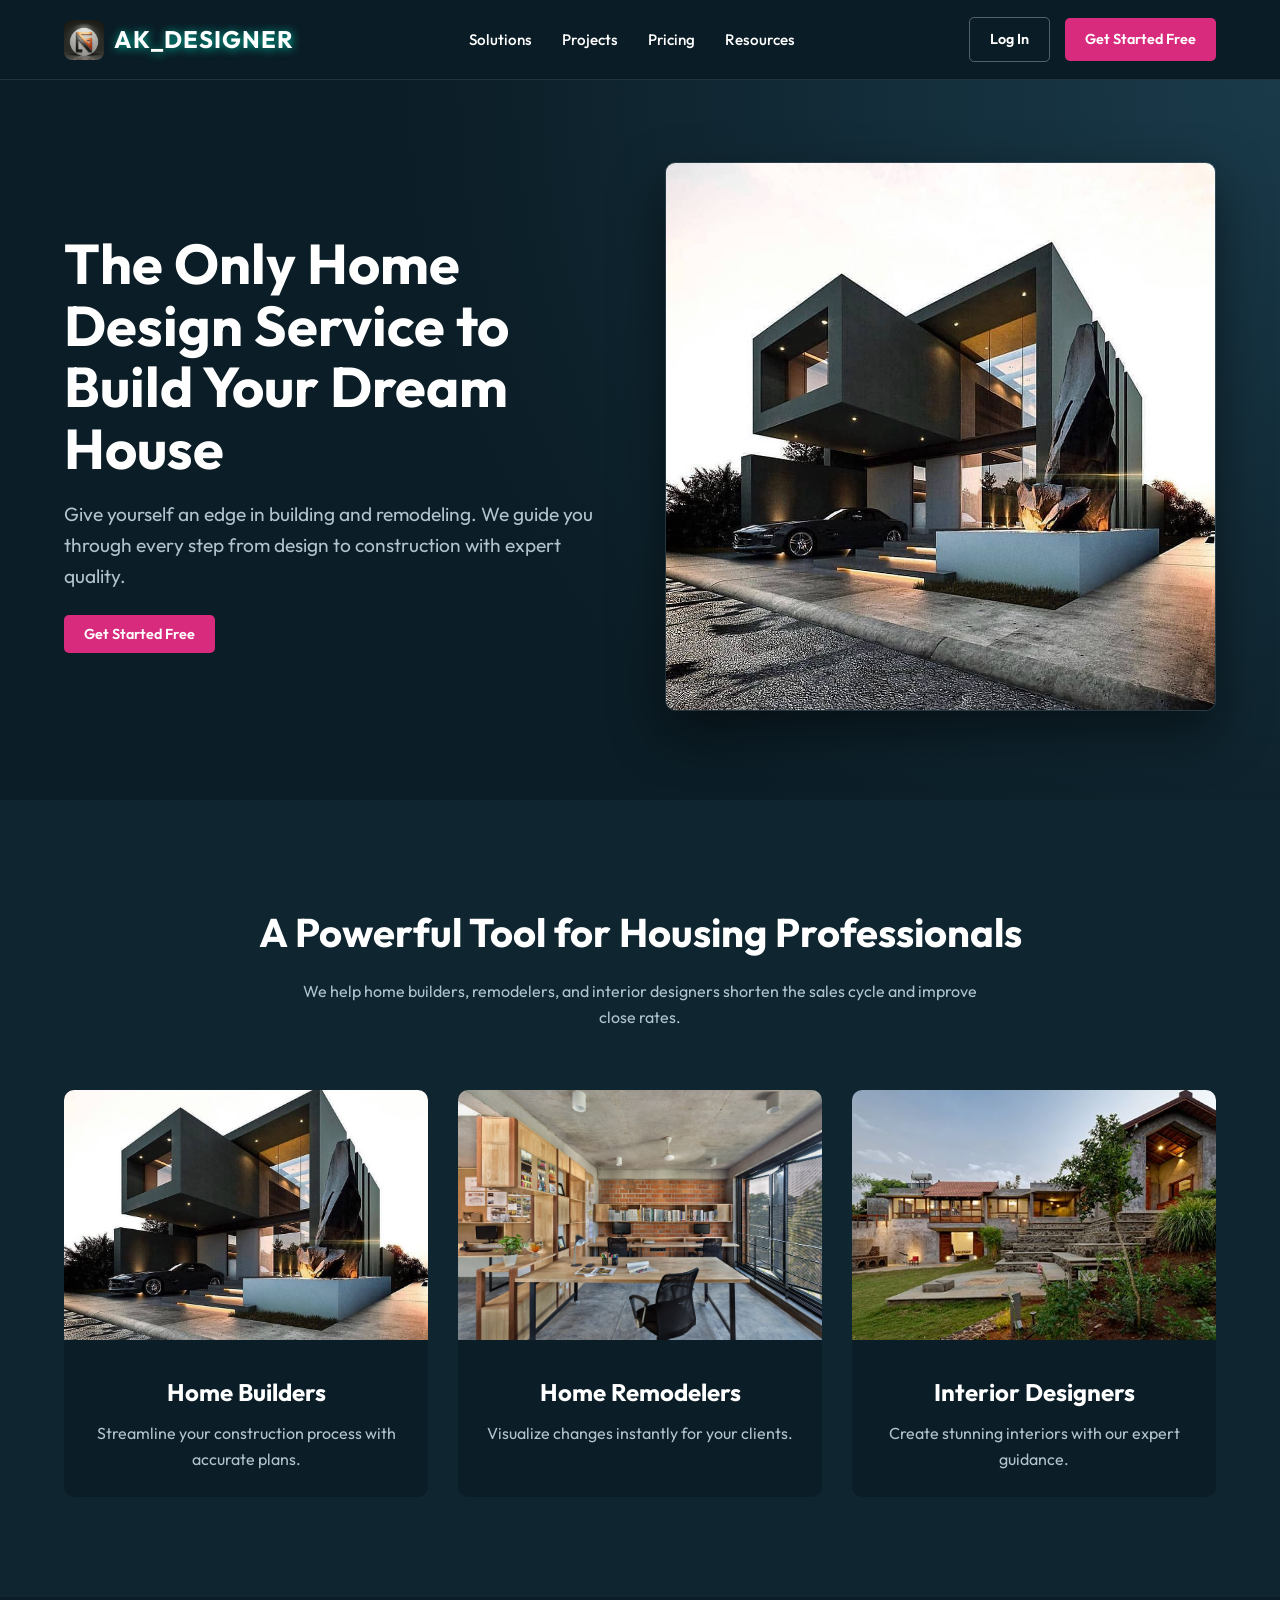
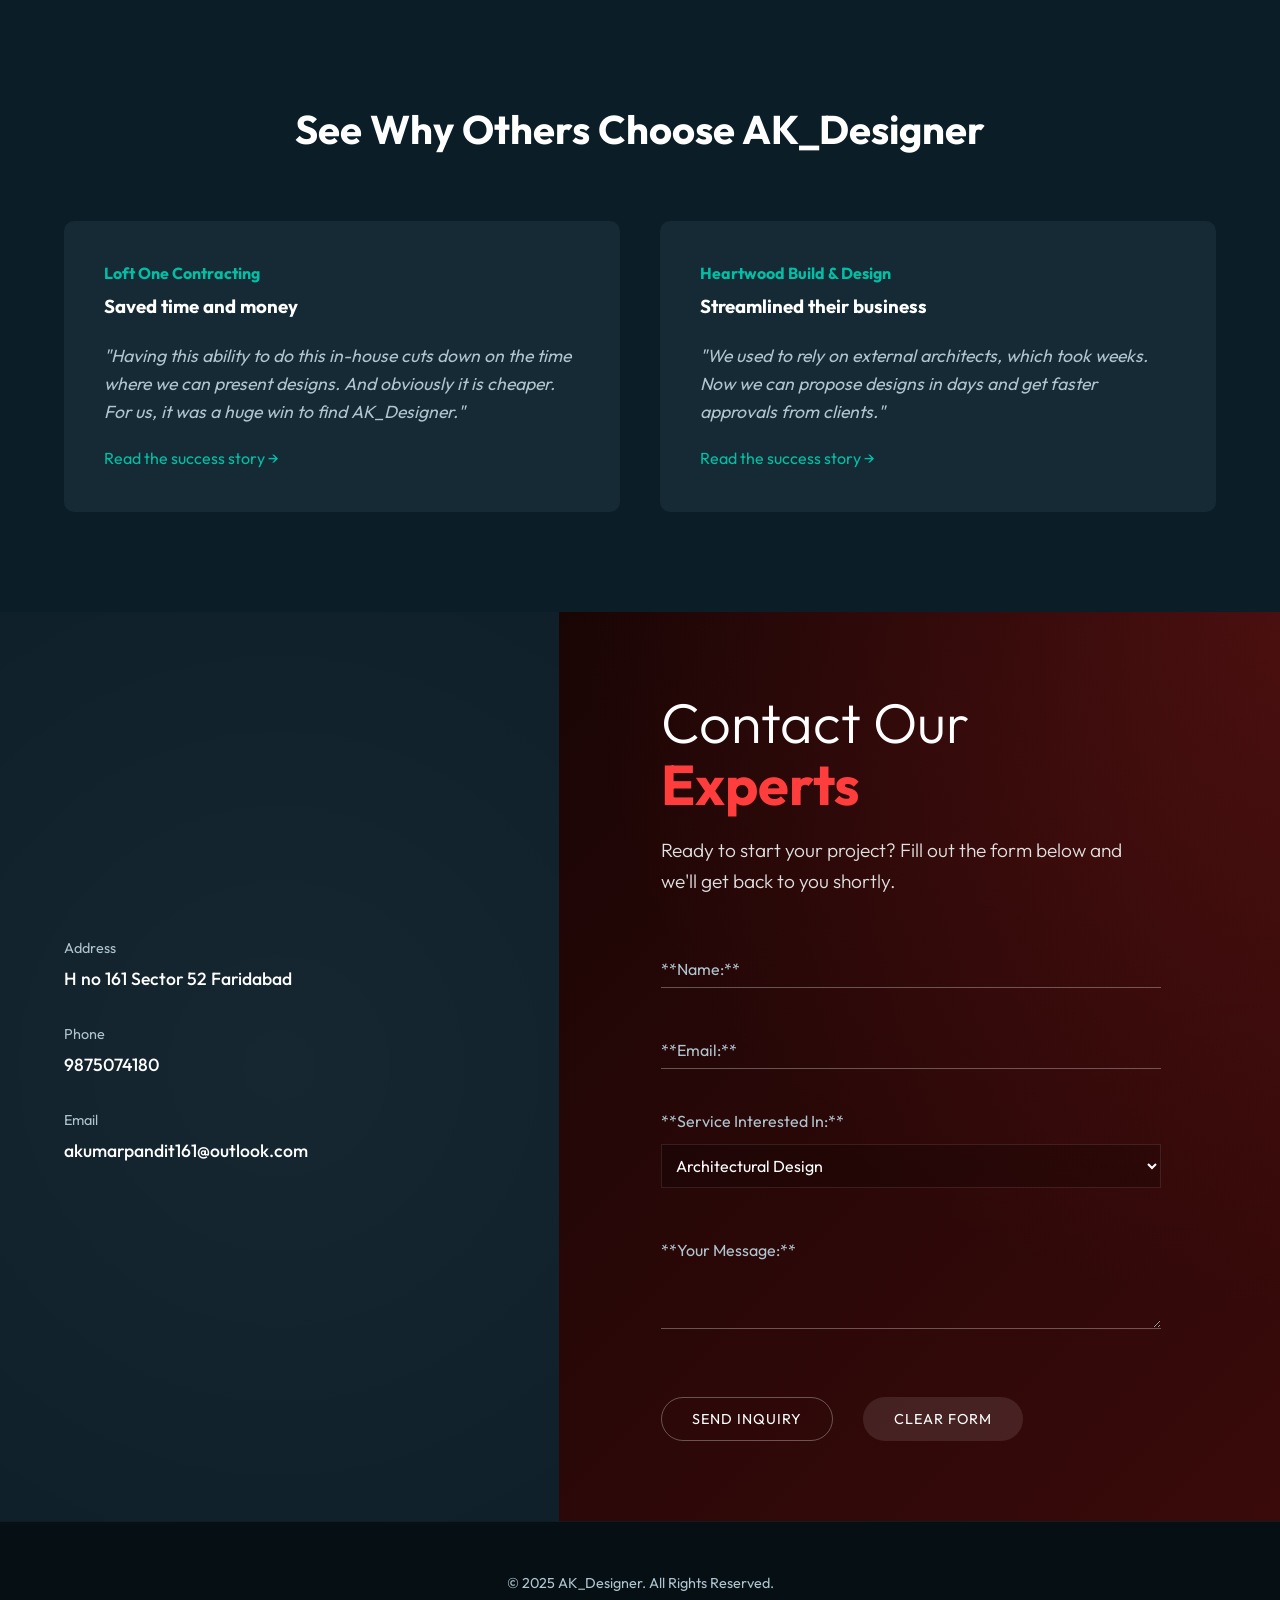
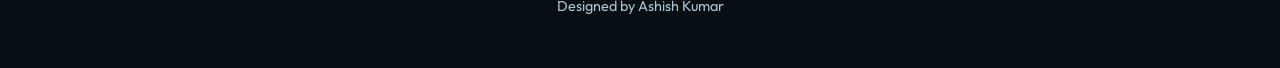
<file: architect-portfolio-web/index.html>
<!DOCTYPE html>
<html lang="en">

<head>
    <meta charset="UTF-8">
    <meta name="viewport" content="width=device-width, initial-scale=1.0">
    <title>AK_Designer - Modern Home Design</title>
    <link href="favicon.png" rel="icon" type="image/png">
    <link href="https://fonts.googleapis.com/css2?family=Outfit:wght@300;400;500;600;700&display=swap" rel="stylesheet">
    <link rel="stylesheet" href="index.css">
</head>

<body>

    <header>
        <div class="logo-container">
            <a href="index.html" style="display: flex; align-items: center; gap: 10px; text-decoration: none;">
                <img src="WhatsApp Image 2025-10-21 at 22.22.57_f294878f.jpg" alt="Logo" class="logo-img">
                <span class="logo-text">AK_designer</span>
            </a>
        </div>
        <nav>
            <ul>
                <li><a href="solutions.html">Solutions</a></li>
                <li><a href="projects.html">Projects</a></li>
                <li><a href="pricing.html">Pricing</a></li>
                <li><a href="resources.html">Resources</a></li>
            </ul>
        </nav>
        <div class="nav-actions">
            <a href="login.html" class="btn btn-outline">Log In</a>
            <a href="#contact" class="btn btn-primary">Get Started Free</a>
        </div>
    </header>

    <section class="hero">
        <div class="hero-content">
            <h1>The Only Home Design Service to Build Your Dream House</h1>
            <p>Give yourself an edge in building and remodeling. We guide you through every step from design to
                construction with expert quality.</p>
            <a href="#contact" class="btn btn-primary">Get Started Free</a>
        </div>
        <div class="hero-image">
            <img src="f168e1ca875f299be577b66d6a67345d.jpg" alt="Modern Villa Design">
        </div>
    </section>

    <section class="audience">
        <div class="section-header">
            <h2>A Powerful Tool for Housing Professionals</h2>
            <p>We help home builders, remodelers, and interior designers shorten the sales cycle and improve close
                rates.</p>
        </div>

        <div class="card-grid">
            <div class="card">
                <img src="f168e1ca875f299be577b66d6a67345d.jpg" alt="Home Builders">
                <div class="card-content">
                    <h3>Home Builders</h3>
                    <p style="color: var(--text-muted);">Streamline your construction process with accurate plans.</p>
                </div>
            </div>
            <div class="card">
                <img src="architects-home-studio-betweenspaces-bangalore_dezeen_1568_0-936x669.jpg" alt="Remodelers">
                <div class="card-content">
                    <h3>Home Remodelers</h3>
                    <p style="color: var(--text-muted);">Visualize changes instantly for your clients.</p>
                </div>
            </div>
            <div class="card">
                <img src="1f6defef-5a63-4db8-af0e-91d2477b453d.jpeg" alt="Interior Designers">
                <div class="card-content">
                    <h3>Interior Designers</h3>
                    <p style="color: var(--text-muted);">Create stunning interiors with our expert guidance.</p>
                </div>
            </div>
        </div>
    </section>

    <section class="testimonials">
        <div class="section-header">
            <h2>See Why Others Choose AK_Designer</h2>
        </div>
        <div class="testimonial-grid">
            <div class="testimonial-card">
                <div class="testimonial-author">
                    <h4>Loft One Contracting</h4>
                    <h3>Saved time and money</h3>
                </div>
                <p class="testimonial-quote">"Having this ability to do this in-house cuts down on the time where we can
                    present designs. And obviously it is cheaper. For us, it was a huge win to find AK_Designer."</p>
                <a href="#" style="color: var(--accent-teal); text-decoration: none; margin-top: auto;">Read the success
                    story →</a>
            </div>
            <div class="testimonial-card">
                <div class="testimonial-author">
                    <h4>Heartwood Build & Design</h4>
                    <h3>Streamlined their business</h3>
                </div>
                <p class="testimonial-quote">"We used to rely on external architects, which took weeks. Now we can
                    propose designs in days and get faster approvals from clients."</p>
                <a href="#" style="color: var(--accent-teal); text-decoration: none; margin-top: auto;">Read the success
                    story →</a>
            </div>
        </div>
    </section>

    <div class="contact-container" id="contact">
        <div class="contact-info">
            <div class="info-content">
                <div class="info-item">
                    <h4>Address</h4>
                    <p>H no 161 Sector 52 Faridabad </p>
                </div>
                <div class="info-item">
                    <h4>Phone</h4>
                    <p>9875074180</p>
                </div>
                <div class="info-item">
                    <h4>Email</h4>
                    <p>akumarpandit161@outlook.com</p>
                </div>
            </div>
        </div>

        <div class="contact-form-section">
            <div class="form-header">
                <h1>Contact Our <span>Experts</span></h1>
                <p class="form-intro">Ready to start your project? Fill out the form below and we'll get back to you
                    shortly.</p>
            </div>

            <form id="contactForm">
                <div class="form-group">
                    <input type="text" id="name" class="form-control" required>
                    <label for="name" class="form-label">**Name:**</label>
                </div>

                <div class="form-group">
                    <input type="email" id="email" class="form-control" required>
                    <label for="email" class="form-label">**Email:**</label>
                </div>

                <div class="form-group">
                    <label for="service"
                        style="color: var(--text-muted); display: block; margin-bottom: 10px;">**Service Interested
                        In:**</label>
                    <select id="service" class="form-control"
                        style="background: rgba(0,0,0,0.2); border: 1px solid rgba(255,255,255,0.1); padding: 10px; option { background: var(--bg-dark); }">
                        <option value="Architectural Design">Architectural Design</option>
                        <option value="Interior Design">Interior Design</option>
                        <option value="Remodeling">Remodeling</option>
                        <option value="Consultation">Consultation</option>
                    </select>
                </div>

                <div class="form-group">
                    <textarea id="message" class="form-control" rows="4" required></textarea>
                    <label for="message" class="form-label">**Your Message:**</label>
                </div>

                <div class="form-row">
                    <button type="submit" class="submit-btn">Send Inquiry</button>
                    <button type="button" id="clearForm" class="submit-btn"
                        style="background: rgba(255,255,255,0.1); border-color: transparent;">Clear Form</button>
                </div>
            </form>
        </div>
    </div>

    <footer>
        <p>&copy; 2025 AK_Designer. All Rights Reserved.</p>
        <p>Designed by Ashish Kumar</p>
    </footer>

    <script src="index.js"></script>
</body>

</html>
</file>
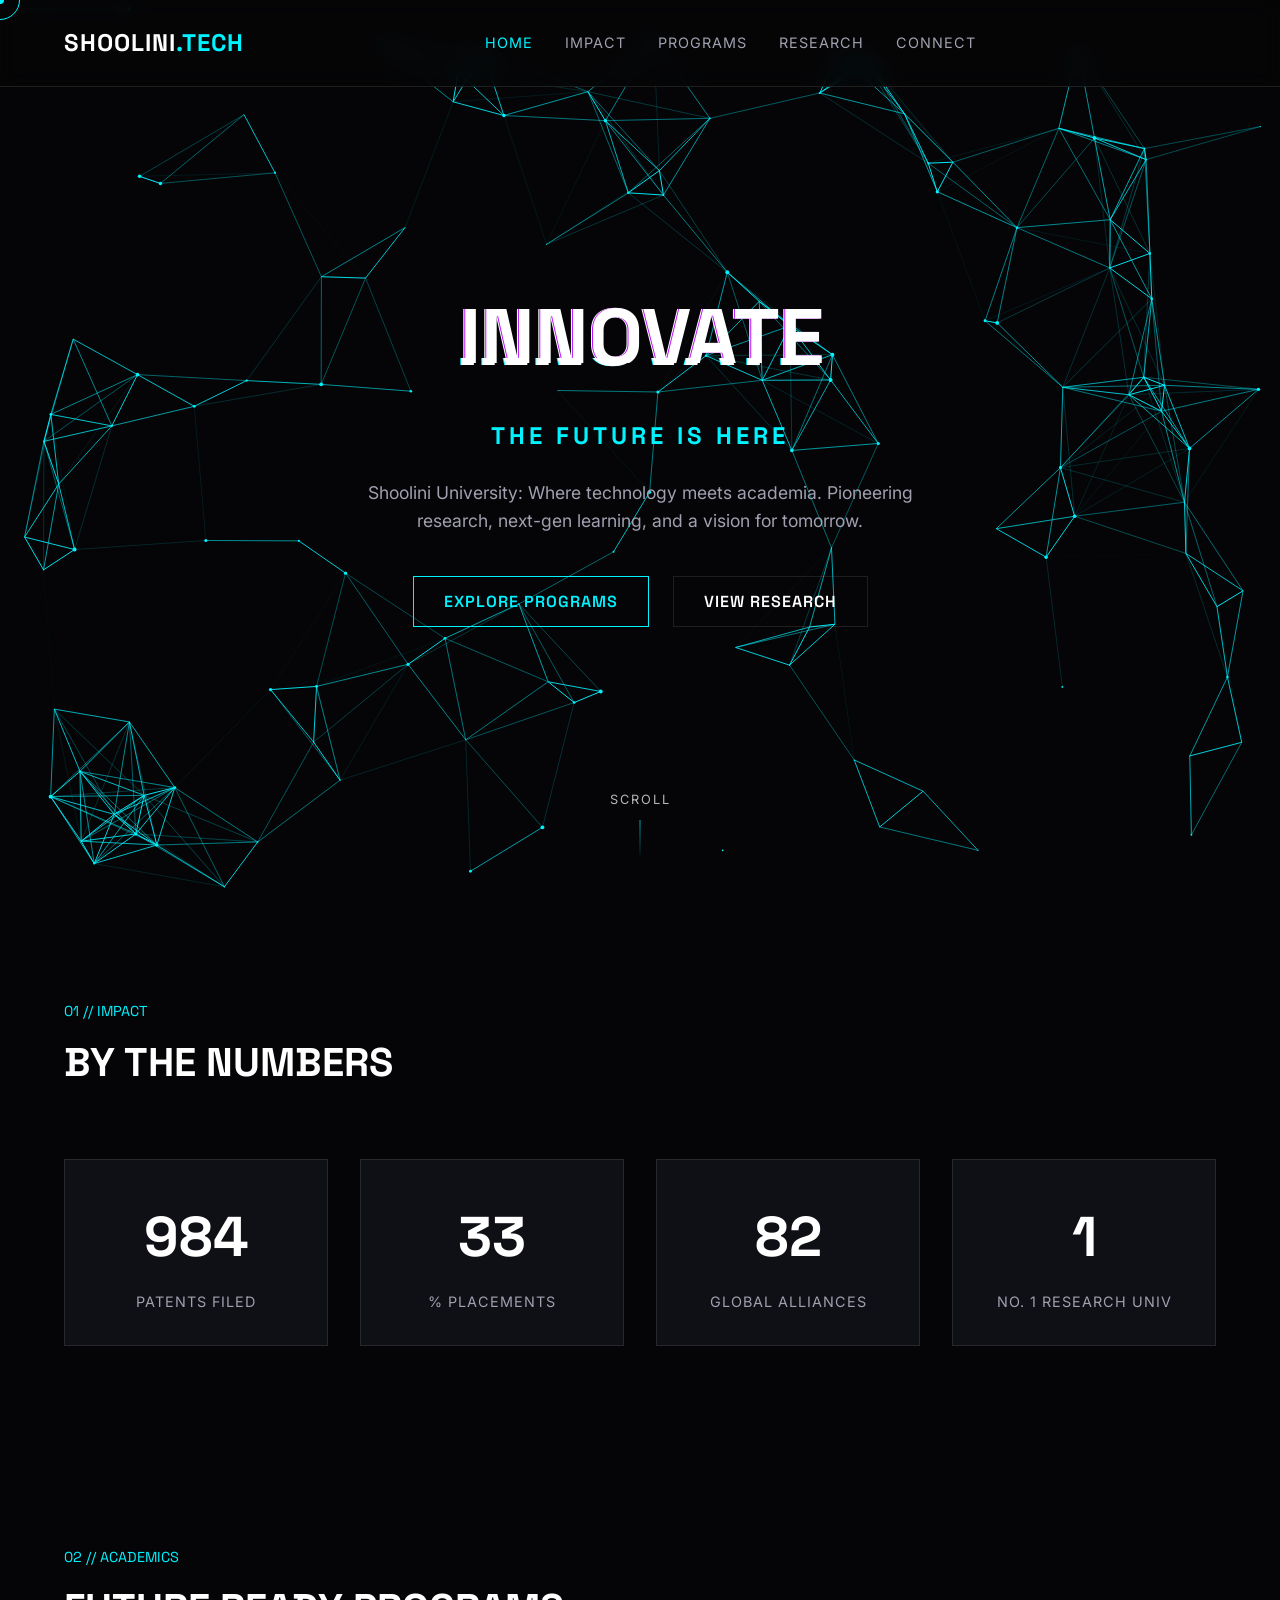
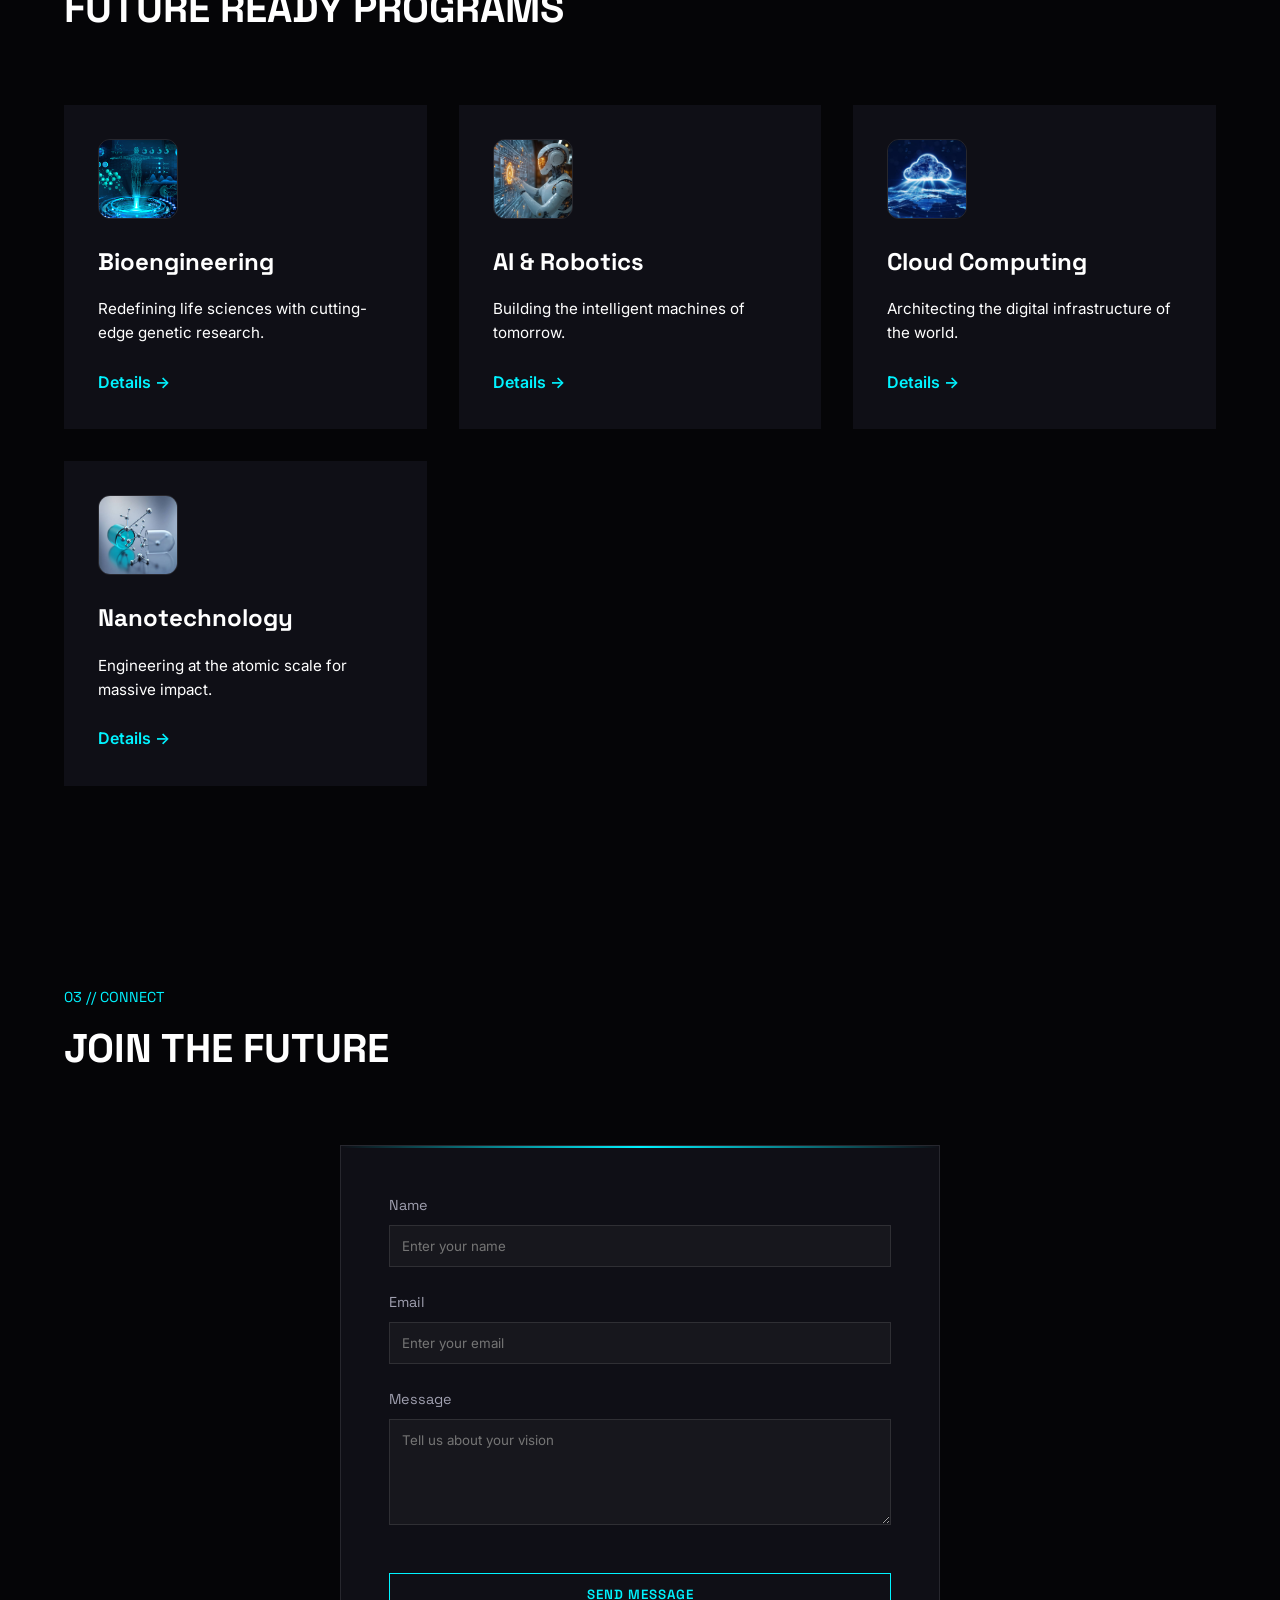
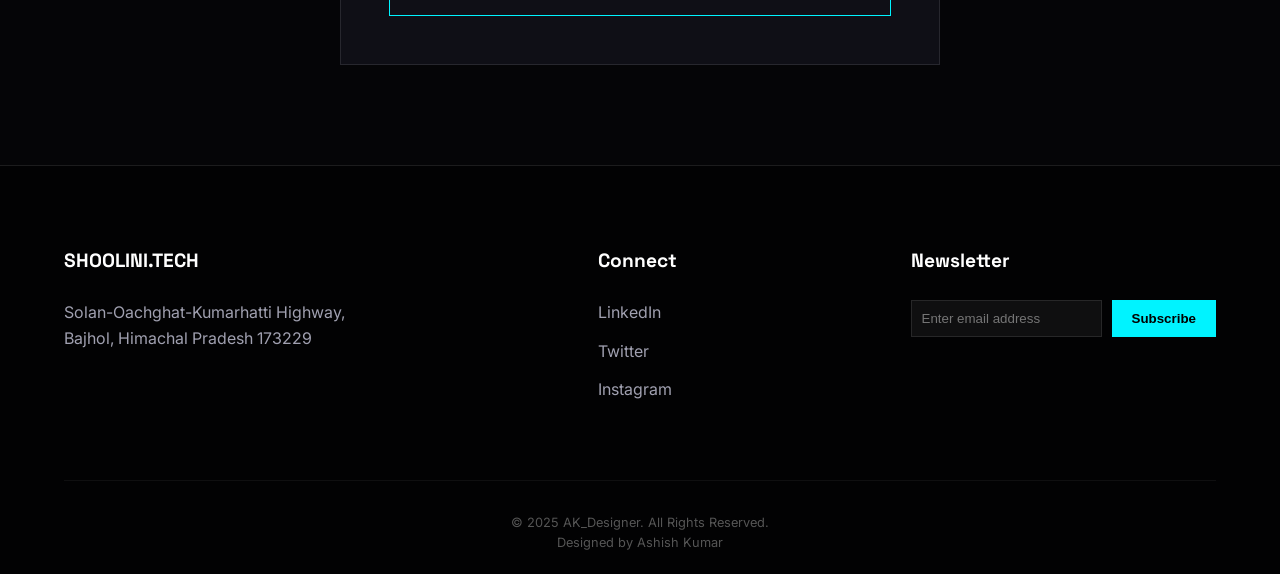
<file: shoolini-tech-portal/index.html>
<!DOCTYPE html>
<html lang="en">

<head>
    <meta charset="UTF-8">
    <meta name="viewport" content="width=device-width, initial-scale=1.0">
    <title>Shoolini University | Future of Learning</title>
    <link rel="preconnect" href="https://fonts.googleapis.com">
    <link rel="preconnect" href="https://fonts.gstatic.com" crossorigin>
    <link
        href="https://fonts.googleapis.com/css2?family=Inter:wght@300;400;600&family=Space+Grotesk:wght@400;600;700&display=swap"
        rel="stylesheet">
    <link rel="stylesheet" href="style.css">
</head>

<body>
    <div class="cursor-dot"></div>
    <div class="cursor-outline"></div>

    <nav class="navbar">
        <div class="logo">SHOOLINI<span class="highlight">.TECH</span></div>
        <ul class="nav-links">
            <li><a href="#hero" class="active">Home</a></li>
            <li><a href="#stats">Impact</a></li>
            <li><a href="#programs">Programs</a></li>
            <li><a href="#research">Research</a></li>
            <li><a href="#contact">Connect</a></li>
        </ul>
        <div class="hamburger">
            <div class="line"></div>
            <div class="line"></div>
            <div class="line"></div>
        </div>
    </nav>

    <header id="hero">
        <canvas id="particle-canvas"></canvas>
        <div class="hero-content">
            <div class="glitch-wrapper">
                <h1 class="glitch" data-text="INNOVATE">INNOVATE</h1>
            </div>
            <h2 class="subtitle">THE FUTURE IS HERE</h2>
            <p class="hero-desc">Shoolini University: Where technology meets academia. Pioneering research, next-gen
                learning, and a vision for tomorrow.</p>
            <div class="cta-group">
                <a href="#programs" class="btn primary">Explore Programs</a>
                <a href="#research" class="btn secondary">View Research</a>
            </div>
        </div>
        <div class="scroll-indicator">
            <span>SCROLL</span>
            <div class="arrow"></div>
        </div>
    </header>

    <section id="stats" class="section">
        <div class="container">
            <div class="section-header">
                <span class="tag">01 // IMPACT</span>
                <h3>BY THE NUMBERS</h3>
            </div>
            <div class="stats-grid">
                <div class="stat-card" data-aos="fade-up">
                    <div class="stat-number" data-target="3000">0</div>
                    <div class="stat-label">Patents Filed</div>
                </div>
                <div class="stat-card" data-aos="fade-up" data-aos-delay="100">
                    <div class="stat-number" data-target="100">0</div>
                    <div class="stat-label">% Placements</div>
                </div>
                <div class="stat-card" data-aos="fade-up" data-aos-delay="200">
                    <div class="stat-number" data-target="250">0</div>
                    <div class="stat-label">Global Alliances</div>
                </div>
                <div class="stat-card" data-aos="fade-up" data-aos-delay="300">
                    <div class="stat-number" data-target="1">0</div>
                    <div class="stat-label">No. 1 Research Univ</div>
                </div>
            </div>
        </div>
    </section>

    <section id="programs" class="section">
        <div class="container">
            <div class="section-header">
                <span class="tag">02 // ACADEMICS</span>
                <h3>FUTURE READY PROGRAMS</h3>
            </div>
            <div class="programs-grid">
                <div class="program-card">
                    <div class="card-border"></div>
                    <div class="card-content">
                        <div class="card-icon-image">
                            <img src="Bioengineering.jpg" alt="Bioengineering">
                        </div>
                        <h4>Bioengineering</h4>
                        <p>Redefining life sciences with cutting-edge genetic research.</p>
                        <a href="#" class="learn-more">Details &rarr;</a>
                    </div>
                </div>
                <div class="program-card">
                    <div class="card-border"></div>
                    <div class="card-content">
                        <div class="card-icon-image">
                            <img src="AI-And-Robotics.jpg" alt="ai and robotics">
                            </div>
                        <h4>AI & Robotics</h4>
                        <p>Building the intelligent machines of tomorrow.</p>
                        <a href="#" class="learn-more">Details &rarr;</a>
                    </div>
                </div>
                <div class="program-card">
                    <div class="card-border"></div>
                    <div class="card-content">
                        <div class="card-icon-image">
                            <img src="Cloud Computing.jpg" alt="Cloud Computing">
                        </div>
                        <h4>Cloud Computing</h4>
                        <p>Architecting the digital infrastructure of the world.</p>
                        <a href="#" class="learn-more">Details &rarr;</a>
                    </div>
                </div>
                <div class="program-card">
                    <div class="card-border"></div>
                    <div class="card-content">
                        <div class="card-icon-image">
                         <img src="Nanotechnology.jpg" alt="Nanotechnology">
                        </div>
                        <h4>Nanotechnology</h4>
                        <p>Engineering at the atomic scale for massive impact.</p>
                        <a href="#" class="learn-more">Details &rarr;</a>
                    </div>
                </div>
            </div>
        </div>
    </section>

    <section id="contact-form-section" class="section">
        <div class="container">
            <div class="section-header">
                <span class="tag">03 // CONNECT</span>
                <h3>JOIN THE FUTURE</h3>
            </div>
            <div class="contact-form-wrapper">
                <form class="contact-form">
                    <div class="form-group">
                        <label for="name">Name</label>
                        <input type="text" id="name" placeholder="Enter your name" required>
                    </div>
                    <div class="form-group">
                        <label for="email">Email</label>
                        <input type="email" id="email" placeholder="Enter your email" required>
                    </div>
                    <div class="form-group">
                        <label for="message">Message</label>
                        <textarea id="message" rows="5" placeholder="Tell us about your vision" required></textarea>
                    </div>
                    <button type="submit" class="btn primary">Send Message</button>
                </form>
            </div>
        </div>
    </section>

    <footer id="contact">
        <div class="footer-content">
            <div class="footer-col">
                <h5>SHOOLINI.TECH</h5>
                <p>Solan-Oachghat-Kumarhatti Highway, Bajhol, Himachal Pradesh 173229</p>
            </div>
            <div class="footer-col">
                <h5>Connect</h5>
                <ul class="social-links">
                    <li><a href="#">LinkedIn</a></li>
                    <li><a href="#">Twitter</a></li>
                    <li><a href="#">Instagram</a></li>
                </ul>
            </div>
            <div class="footer-col">
                <h5>Newsletter</h5>
                <form class="newsletter-form">
                    <input type="email" placeholder="Enter email address">
                    <button type="submit">Subscribe</button>
                </form>
            </div>
        </div>
        <div class="footer-bottom">
            <p>&copy; 2025 AK_Designer. All Rights Reserved.</p>
            <p>Designed by Ashish Kumar</p>
        </div>
    </footer>

    <script src="script.js"></script>
</body>

</html>
</file>
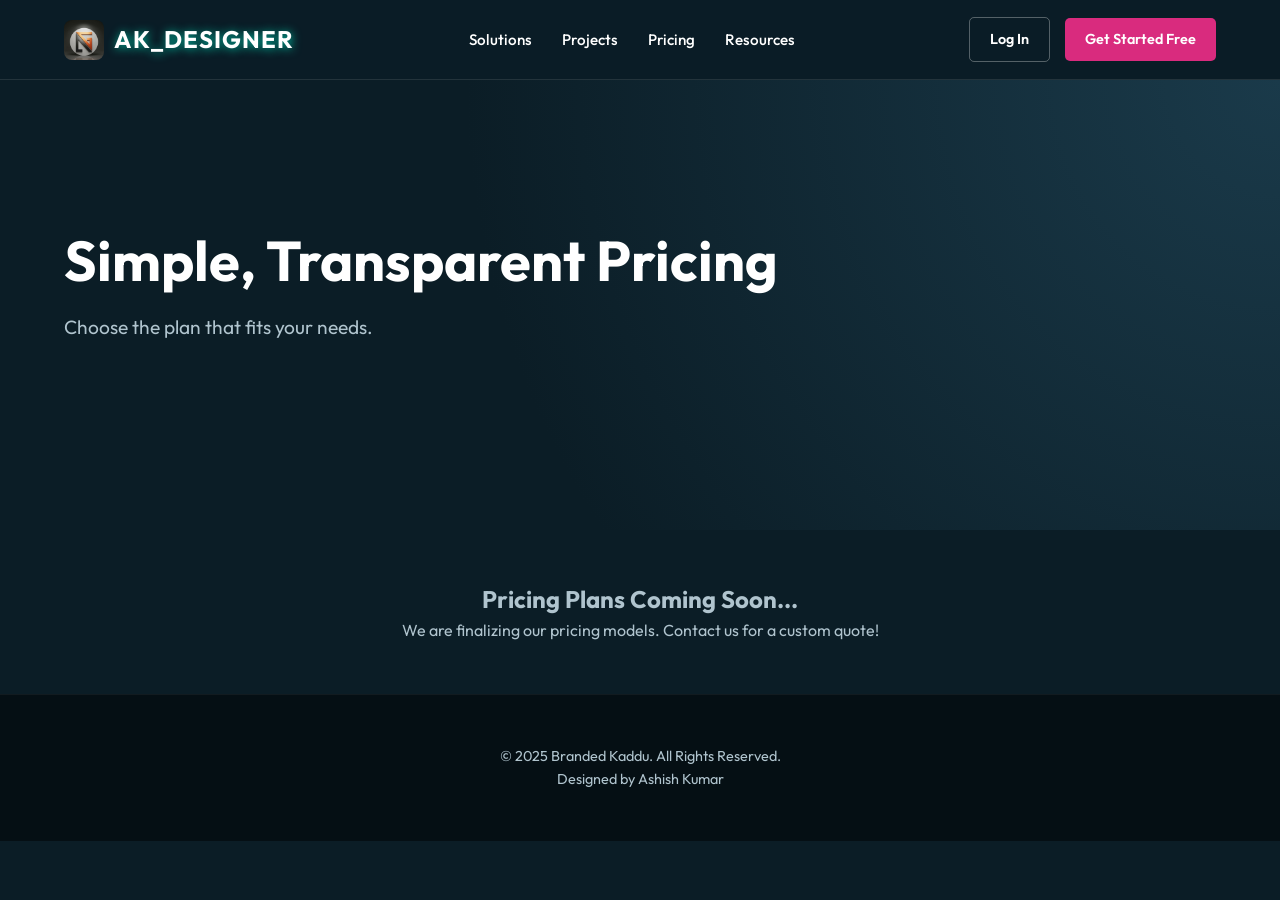
<file: architect-portfolio-web/pricing.html>
<!DOCTYPE html>
<html lang="en">

<head>
    <meta charset="UTF-8">
    <meta name="viewport" content="width=device-width, initial-scale=1.0">
    <title>Pricing - AK_Designer</title>
    <link href="favicon.png" rel="icon" type="image/png">
    <link href="https://fonts.googleapis.com/css2?family=Outfit:wght@300;400;500;600;700&display=swap" rel="stylesheet">
    <link rel="stylesheet" href="index.css">
</head>

<body>

    <header>
        <div class="logo-container">
            <a href="index.html" style="display: flex; align-items: center; gap: 10px; text-decoration: none;">
                <img src="WhatsApp Image 2025-10-21 at 22.22.57_f294878f.jpg" alt="Logo" class="logo-img">
                <span class="logo-text">AK_Designer</span>
            </a>
        </div>
        <nav>
            <ul>
                <li><a href="solutions.html">Solutions</a></li>
                <li><a href="projects.html">Projects</a></li>
                <li><a href="pricing.html" class="active">Pricing</a></li>
                <li><a href="resources.html">Resources</a></li>
            </ul>
        </nav>
        <div class="nav-actions">
            <a href="login.html" class="btn btn-outline">Log In</a>
            <a href="index.html#contact" class="btn btn-primary">Get Started Free</a>
        </div>
    </header>

    <section class="hero" style="min-height: 50vh; align-items: flex-start; padding-top: 150px;">
        <div class="hero-content">
            <h1>Simple, Transparent Pricing</h1>
            <p>Choose the plan that fits your needs.</p>
        </div>
    </section>

    <section style="padding: 50px 5%; text-align: center;">
        <h2 style="color: var(--text-muted);">Pricing Plans Coming Soon...</h2>
        <p style="color: var(--text-muted);">We are finalizing our pricing models. Contact us for a custom quote!</p>
    </section>

    <footer>
        <p>&copy; 2025 Branded Kaddu. All Rights Reserved.</p>
        <p>Designed by Ashish Kumar</p>
    </footer>

</body>

</html>
</file>
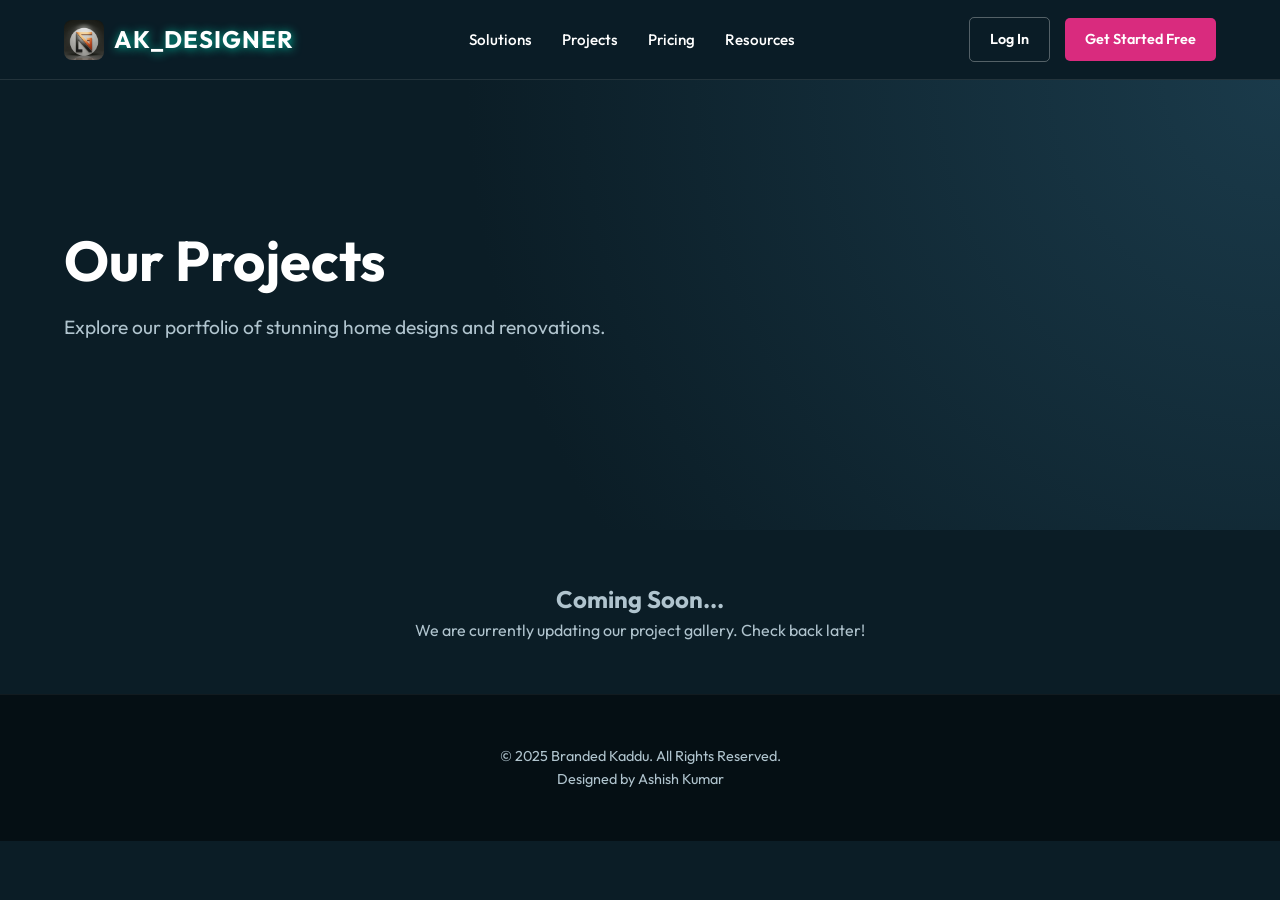
<file: architect-portfolio-web/projects.html>
<!DOCTYPE html>
<html lang="en">

<head>
    <meta charset="UTF-8">
    <meta name="viewport" content="width=device-width, initial-scale=1.0">
    <title>Projects - AK_Designer</title>
    <link href="favicon.png" rel="icon" type="image/png">
    <link href="https://fonts.googleapis.com/css2?family=Outfit:wght@300;400;500;600;700&display=swap" rel="stylesheet">
    <link rel="stylesheet" href="index.css">
</head>

<body>

    <header>
        <div class="logo-container">
            <a href="index.html" style="display: flex; align-items: center; gap: 10px; text-decoration: none;">
                <img src="WhatsApp Image 2025-10-21 at 22.22.57_f294878f.jpg" alt="Logo" class="logo-img">
                <span class="logo-text">AK_Designer</span>
            </a>
        </div>
        <nav>
            <ul>
                <li><a href="solutions.html">Solutions</a></li>
                <li><a href="projects.html" class="active">Projects</a></li>
                <li><a href="pricing.html">Pricing</a></li>
                <li><a href="resources.html">Resources</a></li>
            </ul>
        </nav>
        <div class="nav-actions">
            <a href="login.html" class="btn btn-outline">Log In</a>
            <a href="index.html#contact" class="btn btn-primary">Get Started Free</a>
        </div>
    </header>

    <section class="hero" style="min-height: 50vh; align-items: flex-start; padding-top: 150px;">
        <div class="hero-content">
            <h1>Our Projects</h1>
            <p>Explore our portfolio of stunning home designs and renovations.</p>
        </div>
    </section>

    <section style="padding: 50px 5%; text-align: center;">
        <h2 style="color: var(--text-muted);">Coming Soon...</h2>
        <p style="color: var(--text-muted);">We are currently updating our project gallery. Check back later!</p>
    </section>

    <footer>
        <p>&copy; 2025 Branded Kaddu. All Rights Reserved.</p>
        <p>Designed by Ashish Kumar</p>
    </footer>

</body>

</html>
</file>
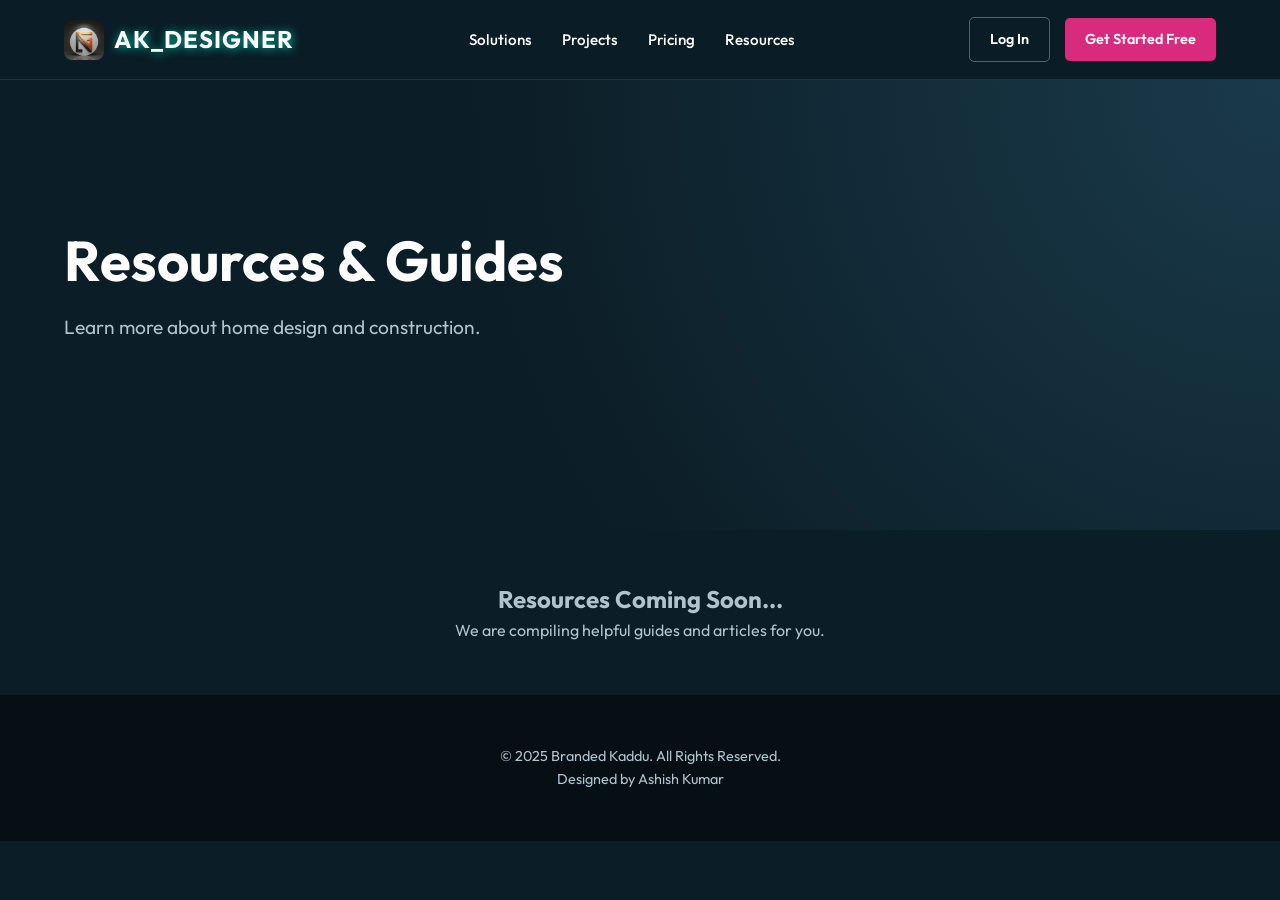
<file: architect-portfolio-web/resources.html>
<!DOCTYPE html>
<html lang="en">

<head>
    <meta charset="UTF-8">
    <meta name="viewport" content="width=device-width, initial-scale=1.0">
    <title>Resources - AK_Designer</title>
    <link href="favicon.png" rel="icon" type="image/png">
    <link href="https://fonts.googleapis.com/css2?family=Outfit:wght@300;400;500;600;700&display=swap" rel="stylesheet">
    <link rel="stylesheet" href="index.css">
</head>

<body>

    <header>
        <div class="logo-container">
            <a href="index.html" style="display: flex; align-items: center; gap: 10px; text-decoration: none;">
                <img src="WhatsApp Image 2025-10-21 at 22.22.57_f294878f.jpg" alt="Logo" class="logo-img">
                <span class="logo-text">AK_Designer</span>
            </a>
        </div>
        <nav>
            <ul>
                <li><a href="solutions.html">Solutions</a></li>
                <li><a href="projects.html">Projects</a></li>
                <li><a href="pricing.html">Pricing</a></li>
                <li><a href="resources.html" class="active">Resources</a></li>
            </ul>
        </nav>
        <div class="nav-actions">
            <a href="login.html" class="btn btn-outline">Log In</a>
            <a href="index.html#contact" class="btn btn-primary">Get Started Free</a>
        </div>
    </header>

    <section class="hero" style="min-height: 50vh; align-items: flex-start; padding-top: 150px;">
        <div class="hero-content">
            <h1>Resources & Guides</h1>
            <p>Learn more about home design and construction.</p>
        </div>
    </section>

    <section style="padding: 50px 5%; text-align: center;">
        <h2 style="color: var(--text-muted);">Resources Coming Soon...</h2>
        <p style="color: var(--text-muted);">We are compiling helpful guides and articles for you.</p>
    </section>

    <footer>
        <p>&copy; 2025 Branded Kaddu. All Rights Reserved.</p>
        <p>Designed by Ashish Kumar</p>
    </footer>

</body>

</html>
</file>
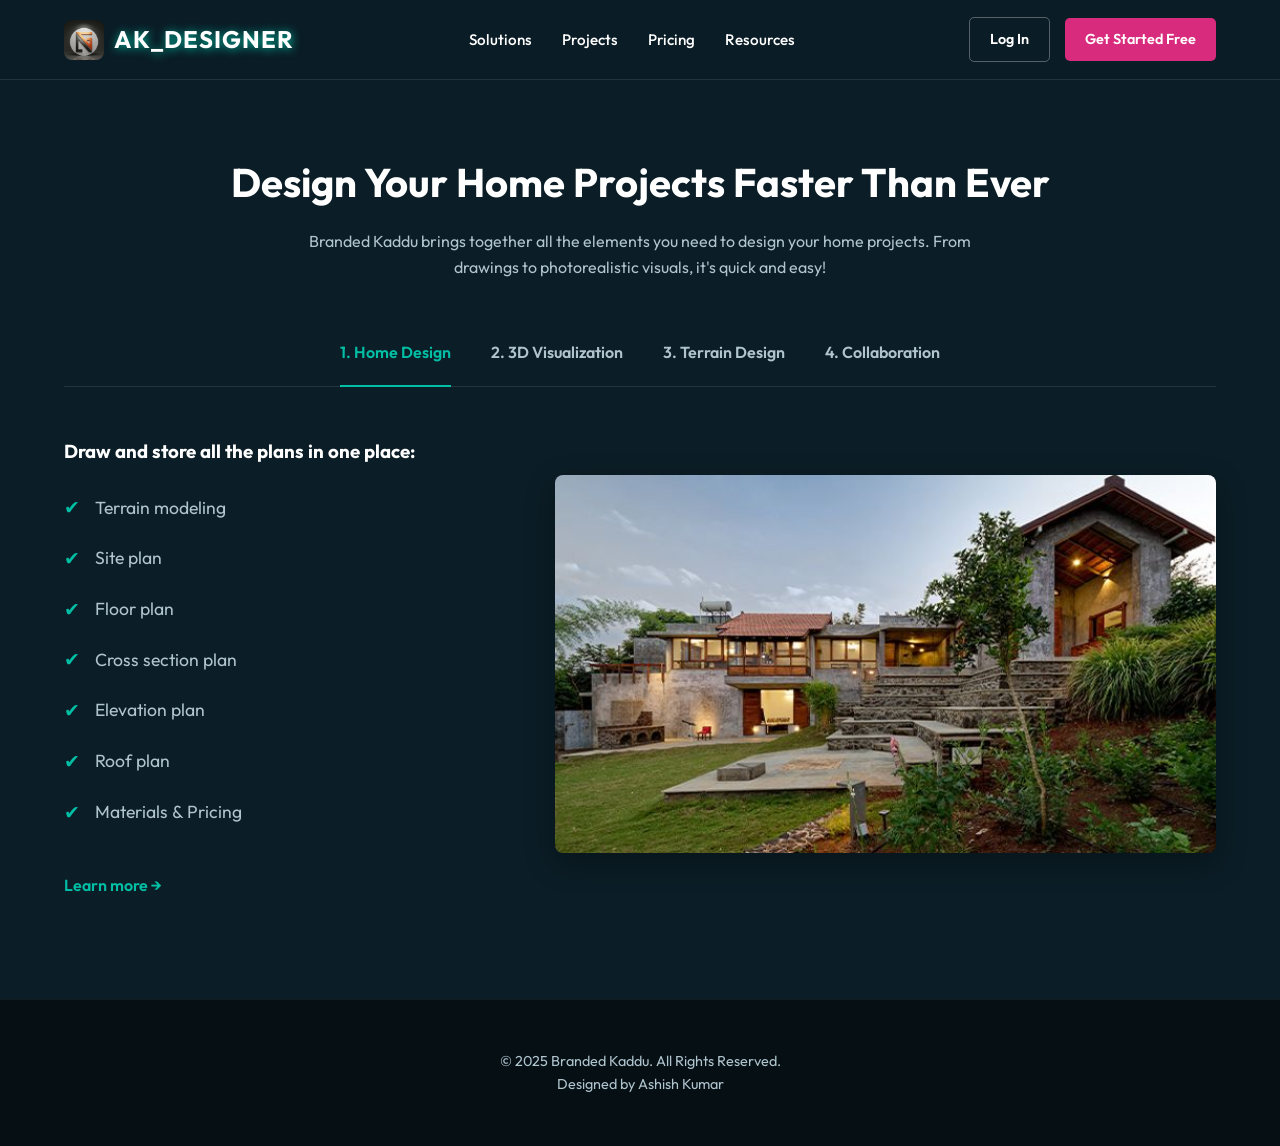
<file: architect-portfolio-web/solutions.html>
<!DOCTYPE html>
<html lang="en">

<head>
    <meta charset="UTF-8">
    <meta name="viewport" content="width=device-width, initial-scale=1.0">
    <title>Solutions - AK_Designer</title>
    <link href="favicon.png" rel="icon" type="image/png">
    <link href="https://fonts.googleapis.com/css2?family=Outfit:wght@300;400;500;600;700&display=swap" rel="stylesheet">
    <link rel="stylesheet" href="index.css">
    <link rel="stylesheet" href="solutions.css">
</head>

<body>

    <header>
        <div class="logo-container">
            <a href="index.html" style="display: flex; align-items: center; gap: 10px; text-decoration: none;">
                <img src="WhatsApp Image 2025-10-21 at 22.22.57_f294878f.jpg" alt="Logo" class="logo-img">
                <span class="logo-text">AK_Designer</span>
            </a>
        </div>
        <nav>
            <ul>
                <li><a href="solutions.html" class="active">Solutions</a></li>
                <li><a href="projects.html">Projects</a></li>
                <li><a href="pricing.html">Pricing</a></li>
                <li><a href="resources.html">Resources</a></li>
            </ul>
        </nav>
        <div class="nav-actions">
            <a href="login.html" class="btn btn-outline">Log In</a>
            <a href="index.html#contact" class="btn btn-primary">Get Started Free</a>
        </div>
    </header>

    <section class="features" id="solutions" style="padding-top: 150px;">
        <div class="section-header">
            <h2>Design Your Home Projects Faster Than Ever</h2>
            <p>Branded Kaddu brings together all the elements you need to design your home projects. From drawings to
                photorealistic visuals, it's quick and easy!</p>
        </div>

        <div class="steps-nav">
            <span class="step-link active" data-index="0">1. Home Design</span>
            <span class="step-link" data-index="1">2. 3D Visualization</span>
            <span class="step-link" data-index="2">3. Terrain Design</span>
            <span class="step-link" data-index="3">4. Collaboration</span>
        </div>

        <div class="features-container">
            <div class="features-list">
                <h3 id="feature-title">Draw and store all the plans in one place:</h3>
                <br>
                <div id="feature-list">
                    <div class="feature-item"><span class="feature-icon">✔</span> Terrain modeling</div>
                    <div class="feature-item"><span class="feature-icon">✔</span> Site plan</div>
                    <div class="feature-item"><span class="feature-icon">✔</span> Floor plan</div>
                    <div class="feature-item"><span class="feature-icon">✔</span> Cross section plan</div>
                    <div class="feature-item"><span class="feature-icon">✔</span> Elevation plan</div>
                    <div class="feature-item"><span class="feature-icon">✔</span> Roof plan</div>
                    <div class="feature-item"><span class="feature-icon">✔</span> Materials & Pricing</div>
                </div>
                <br>
                <a href="#" style="color: var(--accent-teal); text-decoration: none; font-weight: 600;">Learn more →</a>
            </div>
            <div class="features-image">
                <!-- Using a placeholder for the technical drawing if original not available, or reusing an existing one -->
                <img id="feature-img" src="1f6defef-5a63-4db8-af0e-91d2477b453d.jpeg" alt="Technical Drawing">
            </div>
        </div>
    </section>

    <footer>
        <p>&copy; 2025 Branded Kaddu. All Rights Reserved.</p>
        <p>Designed by Ashish Kumar</p>
    </footer>

    <script src="solutions.js"></script>
</body>

</html>
</file>
<file: architect-portfolio-web/index.css>
:root {
     --bg-dark: #0b1d26;
     --bg-card: #152a35;
     --text-main: #ffffff;
     --text-muted: #b0c4ce;
     --accent-pink: #d92b7e;
     --accent-teal: #00bfa5;
     --nav-height: 80px;
 }

 * {
     margin: 0;
     padding: 0;
     box-sizing: border-box;
     font-family: 'Outfit', sans-serif;
 }

 body {
     background-color: var(--bg-dark);
     color: var(--text-main);
     line-height: 1.6;
 }

 /* Header / Nav */
 header {
     height: var(--nav-height);
     display: flex;
     align-items: center;
     justify-content: space-between;
     padding: 0 5%;
     position: fixed;
     width: 100%;
     top: 0;
     background-color: rgba(11, 29, 38, 0.95);
     backdrop-filter: blur(10px);
     z-index: 1000;
     border-bottom: 1px solid rgba(255, 255, 255, 0.1);
     transition: background-color 0.3s, padding 0.3s;
 }

 header.scrolled {
     background-color: rgba(11, 29, 38, 1);
     padding: 0 4%;
     box-shadow: 0 5px 20px rgba(0, 0, 0, 0.3);
 }

 .logo-container {
     display: flex;
     align-items: center;
     gap: 10px;
     text-shadow: #00bfa5 1px 1px 10px;
 }

 .logo-img {
     height: 40px;
     width: 40px;
     border-radius: 8px;
 }

 .logo-text {
     font-size: 1.5rem;
     font-weight: 700;
     color: var(--text-main);
     text-transform: uppercase;
     letter-spacing: 1px;
 }

 nav ul {
     display: flex;
     list-style: none;
     gap: 30px;
 }

 nav a {
     color: var(--text-main);
     text-decoration: none;
     font-weight: 500;
     font-size: 0.95rem;
     transition: color 0.3s;
 }

 nav a:hover {
     color: var(--accent-teal);
 }

 .nav-actions {
     display: flex;
     gap: 15px;
     align-items: center;
 }

 .btn {
     padding: 10px 20px;
     border-radius: 5px;
     font-weight: 600;
     text-decoration: none;
     transition: all 0.3s;
     cursor: pointer;
     border: none;
     font-size: 0.9rem;
 }

 .btn-outline {
     background: transparent;
     border: 1px solid rgba(255, 255, 255, 0.3);
     color: var(--text-main);
 }

 .btn-outline:hover {
     border-color: var(--text-main);
 }

 .btn-primary {
     background-color: var(--accent-pink);
     color: white;
 }

 .btn-primary:hover {
     background-color: #c2186b;
     transform: translateY(-2px);
 }

 /* Hero Section */
 .hero {
     margin-top: var(--nav-height);
     min-height: 80vh;
     display: flex;
     align-items: center;
     padding: 50px 5%;
     background: radial-gradient(circle at top right, #1a3a4a 0%, var(--bg-dark) 60%);
 }

 .hero-content {
     flex: 1;
     padding-right: 50px;
 }

 .hero h1 {
     font-size: 3.5rem;
     line-height: 1.1;
     margin-bottom: 20px;
     font-weight: 700;
 }

 .hero p {
     font-size: 1.2rem;
     color: var(--text-muted);
     margin-bottom: 30px;
     max-width: 600px;
 }

 .hero-image {
     flex: 1;
     position: relative;
 }

 .hero-image img {
     width: 100%;
     border-radius: 10px;
     box-shadow: 0 20px 50px rgba(0, 0, 0, 0.5);
     border: 1px solid rgba(255, 255, 255, 0.1);
 }

 /* Features Section */
 .features {
     padding: 100px 5%;
     background-color: var(--bg-dark);
 }

 .section-header {
     text-align: center;
     margin-bottom: 60px;
 }

 .section-header h2 {
     font-size: 2.5rem;
     margin-bottom: 15px;
 }

 .section-header p {
     color: var(--text-muted);
     max-width: 700px;
     margin: 0 auto;
 }

 .features-container {
     display: flex;
     align-items: center;
     gap: 50px;
     transition: opacity 0.2s ease;
 }

 .features-list {
     flex: 1;
 }

 .feature-item {
     display: flex;
     align-items: center;
     margin-bottom: 20px;
     font-size: 1.1rem;
     color: var(--text-muted);
 }

 .feature-icon {
     color: var(--accent-teal);
     margin-right: 15px;
     font-size: 1.2rem;
 }

 .features-image {
     flex: 1.5;
 }

 .features-image img {
     width: 100%;
     border-radius: 8px;
     box-shadow: 0 10px 30px rgba(0, 0, 0, 0.3);
 }

 /* Steps */
 .steps-nav {
     display: flex;
     justify-content: center;
     gap: 40px;
     margin-bottom: 50px;
     border-bottom: 1px solid rgba(255, 255, 255, 0.1);
     padding-bottom: 20px;
 }

 .step-link {
     color: var(--text-muted);
     cursor: pointer;
     font-weight: 600;
     position: relative;
 }

 .step-link.active {
     color: var(--accent-teal);
 }

 .step-link.active::after {
     content: '';
     position: absolute;
     bottom: -21px;
     left: 0;
     width: 100%;
     height: 2px;
     background-color: var(--accent-teal);
 }

 /* Audience Section */
 .audience {
     padding: 100px 5%;
     background-color: #0f2530;
     /* Slightly lighter dark */
 }

 .card-grid {
     display: grid;
     grid-template-columns: repeat(auto-fit, minmax(300px, 1fr));
     gap: 30px;
     margin-top: 50px;
 }

 .card {
     background-color: var(--bg-dark);
     border-radius: 10px;
     overflow: hidden;
     transition: transform 0.3s;
 }

 .card:hover {
     transform: translateY(-10px);
 }

 .card img {
     width: 100%;
     height: 250px;
     object-fit: cover;
 }

 .card-content {
     padding: 25px;
     text-align: center;
 }

 .card h3 {
     margin-bottom: 10px;
     font-size: 1.5rem;
 }

 /* Testimonials */
 .testimonials {
     padding: 100px 5%;
 }

 .testimonial-grid {
     display: grid;
     grid-template-columns: repeat(auto-fit, minmax(400px, 1fr));
     gap: 40px;
 }

 .testimonial-card {
     background-color: var(--bg-card);
     padding: 40px;
     border-radius: 10px;
     display: flex;
     flex-direction: column;
     gap: 20px;
 }

 .testimonial-quote {
     font-size: 1.1rem;
     font-style: italic;
     color: var(--text-muted);
 }

 .testimonial-author h4 {
     color: var(--accent-teal);
     margin-bottom: 5px;
 }

 /* Footer */
 footer {
     background-color: #050f14;
     padding: 50px 5%;
     text-align: center;
     border-top: 1px solid rgba(255, 255, 255, 0.05);
 }

 footer p {
     color: var(--text-muted);
     font-size: 0.9rem;
 }

 /* Responsive */
 @media (max-width: 768px) {
     .hero {
         flex-direction: column;
         text-align: center;
         padding-top: 100px;
     }

     .hero-content {
         padding-right: 0;
         margin-bottom: 40px;
     }

     .hero h1 {
         font-size: 2.5rem;
     }

     .features-container {
         flex-direction: column;
     }

     nav ul {
         display: none;
         /* Simple hide for mobile for now */
     }
 }

 /* Contact Page Styles */
 :root {
     --accent-red: #d32f2f;
 }

 .contact-container {
     display: flex;
     position: relative;
     background-color: var(--bg-dark);
 }

 .contact-info {
     flex: 1;
     background-color: #0f202b;
     padding: 80px 5%;
     display: flex;
     flex-direction: column;
     justify-content: center;
     position: relative;
     overflow: hidden;
 }

 .contact-info::before {
     content: '';
     position: absolute;
     top: -20%;
     left: -20%;
     width: 140%;
     height: 140%;
     background: radial-gradient(circle at center, rgba(255, 255, 255, 0.03) 0%, transparent 70%);
     z-index: 0;
     pointer-events: none;
 }

 .info-content {
     position: relative;
     z-index: 1;
     max-width: 400px;
 }

 .info-item {
     margin-bottom: 30px;
 }

 .info-item h4 {
     color: var(--text-muted);
     font-size: 0.9rem;
     margin-bottom: 5px;
     font-weight: 400;
 }

 .info-item p {
     font-size: 1.1rem;
     font-weight: 500;
 }

 .contact-form-section {
     flex: 1.2;
     background: linear-gradient(135deg, #1a0505 0%, #3a0a0a 100%);
     padding: 80px 8%;
     display: flex;
     flex-direction: column;
     justify-content: center;
     position: relative;
 }

 .contact-form-section::after {
     content: '';
     position: absolute;
     top: 0;
     right: 0;
     width: 100%;
     height: 100%;
     background: radial-gradient(circle at top right, rgba(211, 47, 47, 0.2), transparent 60%);
     pointer-events: none;
 }

 .form-header {
     margin-bottom: 50px;
     position: relative;
     z-index: 1;
 }

 .form-header h1 {
     font-size: 3.5rem;
     line-height: 1.1;
     font-weight: 300;
 }

 .form-header h1 span {
     color: #ff3d3d;
     font-weight: 700;
 }

 .form-intro {
     margin-top: 20px;
     font-size: 1.2rem;
     color: #e0e0e0;
     font-weight: 300;
     max-width: 500px;
 }

 form {
     position: relative;
     z-index: 1;
     max-width: 500px;
 }

 .form-group {
     margin-bottom: 40px;
     position: relative;
 }

 .form-row {
     display: flex;
     gap: 30px;
 }

 .form-control {
     width: 100%;
     background: transparent;
     border: none;
     border-bottom: 1px solid rgba(255, 255, 255, 0.3);
     padding: 10px 0;
     color: white;
     font-size: 1rem;
     outline: none;
     transition: border-color 0.3s;
 }

 .form-control:focus {
     border-bottom-color: #ff3d3d;
 }

 .form-label {
     position: absolute;
     top: 10px;
     left: 0;
     color: var(--text-muted);
     pointer-events: none;
     transition: 0.3s ease all;
     font-size: 1rem;
 }

 .form-control:focus~.form-label,
 .form-control:valid~.form-label {
     top: -20px;
     font-size: 0.8rem;
     color: #ff3d3d;
 }

 .required-star {
     color: #ff3d3d;
 }

 .submit-btn {
     background: transparent;
     border: 1px solid rgba(255, 255, 255, 0.3);
     color: white;
     padding: 12px 30px;
     border-radius: 30px;
     font-size: 0.9rem;
     cursor: pointer;
     transition: all 0.3s;
     margin-top: 20px;
     text-transform: uppercase;
     letter-spacing: 1px;
 }

 .submit-btn:hover {
     background-color: white;
     color: black;
     border-color: white;
 }

 @media (max-width: 900px) {
     .contact-container {
         flex-direction: column;
     }

     .contact-info,
     .contact-form-section {
         padding: 60px 5%;
     }

     .form-header h1 {
         font-size: 2.5rem;
     }
 }

 select.form-control {
     background: rgba(0, 0, 0, 0.2);
     border: 1px solid rgba(255, 255, 255, 0.1);
     padding: 10px;
     cursor: pointer;
 }

 select.form-control option {
     background: var(--bg-dark);
     color: var(--text-main);
     padding: 10px;
 }
</file>
<file: shoolini-tech-portal/style.css>
:root {
    --bg-color: #050507;
    --card-bg: #0f0f16;
    --text-primary: #ffffff;
    --text-secondary: #a0a0b0;
    --accent-cyan: #00f3ff;
    --accent-purple: #bc13fe;
    --glass-border: rgba(255, 255, 255, 0.1);
    --font-heading: 'Space Grotesk', sans-serif;
    --font-body: 'Inter', sans-serif;
}

* {
    margin: 0;
    padding: 0;
    box-sizing: border-box;
    cursor: none;
    /* Custom cursor */
}

body {
    background-color: var(--bg-color);
    color: var(--text-primary);
    font-family: var(--font-body);
    overflow-x: hidden;
    line-height: 1.6;
}

/* Custom Cursor */
.cursor-dot,
.cursor-outline {
    position: fixed;
    top: 0;
    left: 0;
    transform: translate(-50%, -50%);
    border-radius: 50%;
    z-index: 9999;
    pointer-events: none;
}

.cursor-dot {
    width: 8px;
    height: 8px;
    background-color: var(--accent-cyan);
}

.cursor-outline {
    width: 40px;
    height: 40px;
    border: 1px solid var(--accent-cyan);
    transition: width 0.2s, height 0.2s, background-color 0.2s;
}

/* Navigation */
.navbar {
    position: fixed;
    top: 0;
    width: 100%;
    padding: 1.5rem 5%;
    display: flex;
    justify-content: space-between;
    align-items: center;
    background: rgba(5, 5, 7, 0.8);
    backdrop-filter: blur(10px);
    z-index: 1000;
    border-bottom: 1px solid var(--glass-border);
}

.logo {
    font-family: var(--font-heading);
    font-weight: 700;
    font-size: 1.5rem;
    letter-spacing: 1px;
}

.highlight {
    color: var(--accent-cyan);
}

.nav-links {
    display: flex;
    gap: 2rem;
    list-style: none;
}

.nav-links a {
    color: var(--text-secondary);
    text-decoration: none;
    font-size: 0.9rem;
    text-transform: uppercase;
    letter-spacing: 1px;
    transition: color 0.3s;
}

.nav-links a:hover,
.nav-links a.active {
    color: var(--accent-cyan);
}

/* Hero Section */
#hero {
    height: 100vh;
    position: relative;
    display: flex;
    align-items: center;
    justify-content: center;
    text-align: center;
    overflow: hidden;
}

#particle-canvas {
    position: absolute;
    top: 0;
    left: 0;
    width: 100%;
    height: 100%;
    z-index: 1;
}

.hero-content {
    position: relative;
    z-index: 2;
    max-width: 800px;
    padding: 0 20px;
}

.glitch-wrapper {
    margin-bottom: 1rem;
}

.glitch {
    font-family: var(--font-heading);
    font-size: 5rem;
    font-weight: 700;
    color: var(--text-primary);
    position: relative;
    text-transform: uppercase;
}

.glitch::before,
.glitch::after {
    content: attr(data-text);
    position: absolute;
    top: 0;
    left: 0;
    width: 100%;
    height: 100%;
}

.glitch::before {
    left: 2px;
    text-shadow: -1px 0 var(--accent-purple);
    clip: rect(24px, 550px, 90px, 0);
    animation: glitch-anim-2 3s infinite linear alternate-reverse;
}

.glitch::after {
    left: -2px;
    text-shadow: -1px 0 var(--accent-cyan);
    clip: rect(85px, 550px, 140px, 0);
    animation: glitch-anim 2.5s infinite linear alternate-reverse;
}

@keyframes glitch-anim {
    0% {
        clip: rect(10px, 9999px, 31px, 0);
    }

    20% {
        clip: rect(65px, 9999px, 89px, 0);
    }

    40% {
        clip: rect(22px, 9999px, 6px, 0);
    }

    60% {
        clip: rect(88px, 9999px, 12px, 0);
    }

    80% {
        clip: rect(4px, 9999px, 67px, 0);
    }

    100% {
        clip: rect(32px, 9999px, 94px, 0);
    }
}

@keyframes glitch-anim-2 {
    0% {
        clip: rect(65px, 9999px, 100px, 0);
    }

    20% {
        clip: rect(12px, 9999px, 45px, 0);
    }

    40% {
        clip: rect(87px, 9999px, 23px, 0);
    }

    60% {
        clip: rect(34px, 9999px, 76px, 0);
    }

    80% {
        clip: rect(5px, 9999px, 32px, 0);
    }

    100% {
        clip: rect(45px, 9999px, 12px, 0);
    }
}

.subtitle {
    font-family: var(--font-heading);
    font-size: 1.5rem;
    color: var(--accent-cyan);
    letter-spacing: 4px;
    margin-bottom: 1.5rem;
}

.hero-desc {
    color: var(--text-secondary);
    font-size: 1.1rem;
    margin-bottom: 2.5rem;
    max-width: 600px;
    margin-left: auto;
    margin-right: auto;
}

.cta-group {
    display: flex;
    gap: 1.5rem;
    justify-content: center;
}

.btn {
    padding: 12px 30px;
    font-family: var(--font-heading);
    font-weight: 600;
    text-decoration: none;
    text-transform: uppercase;
    letter-spacing: 1px;
    transition: all 0.3s ease;
    position: relative;
    overflow: hidden;
}

.btn.primary {
    background: transparent;
    color: var(--accent-cyan);
    border: 1px solid var(--accent-cyan);
}

.btn.primary:hover {
    background: var(--accent-cyan);
    color: #000;
    box-shadow: 0 0 20px rgba(0, 243, 255, 0.5);
}

.btn.secondary {
    background: transparent;
    color: var(--text-primary);
    border: 1px solid var(--glass-border);
}

.btn.secondary:hover {
    border-color: var(--text-primary);
}

.scroll-indicator {
    position: absolute;
    bottom: 40px;
    left: 50%;
    transform: translateX(-50%);
    display: flex;
    flex-direction: column;
    align-items: center;
    gap: 10px;
    opacity: 0.7;
}

.scroll-indicator span {
    font-size: 0.8rem;
    letter-spacing: 2px;
}

.scroll-indicator .arrow {
    width: 1px;
    height: 40px;
    background: linear-gradient(to bottom, var(--accent-cyan), transparent);
}

/* Sections */
.section {
    padding: 100px 5%;
}

.container {
    max-width: 1200px;
    margin: 0 auto;
}

.section-header {
    margin-bottom: 4rem;
}

.tag {
    color: var(--accent-cyan);
    font-family: var(--font-heading);
    font-size: 0.9rem;
    display: block;
    margin-bottom: 0.5rem;
}

.section-header h3 {
    font-family: var(--font-heading);
    font-size: 2.5rem;
    text-transform: uppercase;
}

/* Stats Grid */
.stats-grid {
    display: grid;
    grid-template-columns: repeat(auto-fit, minmax(200px, 1fr));
    gap: 2rem;
}

.stat-card {
    background: var(--card-bg);
    padding: 2rem;
    border: 1px solid var(--glass-border);
    text-align: center;
    transition: transform 0.3s;
}

.stat-card:hover {
    transform: translateY(-10px);
    border-color: var(--accent-cyan);
}

.stat-number {
    font-family: var(--font-heading);
    font-size: 3.5rem;
    font-weight: 700;
    color: var(--text-primary);
    margin-bottom: 0.5rem;
}

.stat-label {
    color: var(--text-secondary);
    text-transform: uppercase;
    font-size: 0.9rem;
    letter-spacing: 1px;
}

/* Programs Grid */
.programs-grid {
    display: grid;
    grid-template-columns: repeat(auto-fit, minmax(280px, 1fr));
    gap: 2rem;
}

.program-card {
    position: relative;
    background: var(--card-bg);
    padding: 2px;
    /* For border gradient */
    overflow: hidden;
}

.card-border {
    position: absolute;
    top: 0;
    left: 0;
    width: 100%;
    height: 100%;
    background: linear-gradient(45deg, transparent, var(--accent-cyan), transparent);
    opacity: 0;
    transition: opacity 0.3s;
    z-index: 1;
}

.program-card:hover .card-border {
    opacity: 0.5;
}

.card-content {
    position: relative;
    background: #0f0f16;
    padding: 2rem;
    height: 100%;
    z-index: 2;
}

.card-icon-image {
    width: 80px;
    height: 80px;
    margin-bottom: 1.5rem;
    border-radius: 12px;
    overflow: hidden;
    border: 1px solid var(--glass-border);
}

.card-icon-image img {
    width: 100%;
    height: 100%;
    object-fit: cover;
}

.program-card h4 {
    font-family: var(--font-heading);
    font-size: 1.5rem;
    margin-bottom: 1rem;
}

.program-card p {
    ```css color: var(--text-secondary);
    margin-bottom: 1.5rem;
    font-size: 0.95rem;
}

.learn-more {
    color: var(--accent-cyan);
    text-decoration: none;
    font-weight: 600;
    display: inline-flex;
    align-items: center;
    gap: 5px;
    transition: gap 0.3s;
}

.learn-more:hover {
    gap: 10px;
}

/* Contact Form Section */
.contact-form-wrapper {
    max-width: 600px;
    margin: 0 auto;
    background: var(--card-bg);
    padding: 3rem;
    border: 1px solid var(--glass-border);
    position: relative;
}

.contact-form-wrapper::before {
    content: '';
    position: absolute;
    top: 0;
    left: 0;
    width: 100%;
    height: 2px;
    background: linear-gradient(90deg, transparent, var(--accent-cyan), transparent);
}

.form-group {
    margin-bottom: 1.5rem;
}

.form-group label {
    display: block;
    color: var(--text-secondary);
    margin-bottom: 0.5rem;
    font-size: 0.9rem;
    font-family: var(--font-heading);
}

.form-group input,
.form-group textarea {
    width: 100%;
    background: rgba(255, 255, 255, 0.03);
    border: 1px solid var(--glass-border);
    padding: 12px;
    color: var(--text-primary);
    font-family: var(--font-body);
    outline: none;
    transition: border-color 0.3s;
}

.form-group input:focus,
.form-group textarea:focus {
    border-color: var(--accent-cyan);
}

.contact-form button {
    width: 100%;
    margin-top: 1rem;
    cursor: pointer;
}

/* Footer */
footer {
    background: #020203;
    padding: 80px 5% 20px;
    border-top: 1px solid var(--glass-border);
}

.footer-content {
    display: flex;
    flex-wrap: wrap;
    justify-content: space-between;
    gap: 3rem;
    margin-bottom: 4rem;
}

.footer-col h5 {
    font-family: var(--font-heading);
    font-size: 1.2rem;
    margin-bottom: 1.5rem;
    color: var(--text-primary);
}

.footer-col p {
    color: var(--text-secondary);
    max-width: 300px;
}

.social-links {
    list-style: none;
}

.social-links li {
    margin-bottom: 0.8rem;
}

.social-links a {
    color: var(--text-secondary);
    text-decoration: none;
    transition: color 0.3s;
}

.social-links a:hover {
    color: var(--accent-cyan);
}

.newsletter-form {
    display: flex;
    gap: 10px;
}

.newsletter-form input {
    background: rgba(255, 255, 255, 0.05);
    border: 1px solid var(--glass-border);
    padding: 10px;
    color: #fff;
    outline: none;
}

.newsletter-form button {
    background: var(--accent-cyan);
    border: none;
    padding: 10px 20px;
    font-weight: 600;
    cursor: pointer;
}

.footer-bottom {
    text-align: center;
    color: #555;
    font-size: 0.8rem;
    padding-top: 2rem;
    border-top: 1px solid rgba(255, 255, 255, 0.05);
}

/* Responsive */
@media (max-width: 768px) {
    .glitch {
        font-size: 3rem;
    }

    .nav-links {
        display: none;
    }

    .hamburger {
        display: block;
    }
}

```
</file>
<file: architect-portfolio-web/solutions.css>
/* Solutions Page Specific Styles */

.features {
    padding: 100px 5%;
    background-color: var(--bg-dark);
}

.section-header {
    text-align: center;
    margin-bottom: 60px;
}

.section-header h2 {
    font-size: 2.5rem;
    margin-bottom: 15px;
}

.section-header p {
    color: var(--text-muted);
    max-width: 700px;
    margin: 0 auto;
}

.features-container {
    display: flex;
    align-items: center;
    gap: 50px;
    transition: opacity 0.2s ease;
}

.features-list {
    flex: 1;
}

.feature-item {
    display: flex;
    align-items: center;
    margin-bottom: 20px;
    font-size: 1.1rem;
    color: var(--text-muted);
}

.feature-icon {
    color: var(--accent-teal);
    margin-right: 15px;
    font-size: 1.2rem;
}

.features-image {
    flex: 1.5;
}

.features-image img {
    width: 100%;
    border-radius: 8px;
    box-shadow: 0 10px 30px rgba(0, 0, 0, 0.3);
}

/* Steps */
.steps-nav {
    display: flex;
    justify-content: center;
    gap: 40px;
    margin-bottom: 50px;
    border-bottom: 1px solid rgba(255, 255, 255, 0.1);
    padding-bottom: 20px;
}

.step-link {
    color: var(--text-muted);
    cursor: pointer;
    font-weight: 600;
    position: relative;
}

.step-link.active {
    color: var(--accent-teal);
}

.step-link.active::after {
    content: '';
    position: absolute;
    bottom: -21px;
    left: 0;
    width: 100%;
    height: 2px;
    background-color: var(--accent-teal);
}

@media (max-width: 768px) {
    .features-container {
        flex-direction: column;
    }
}
</file>
